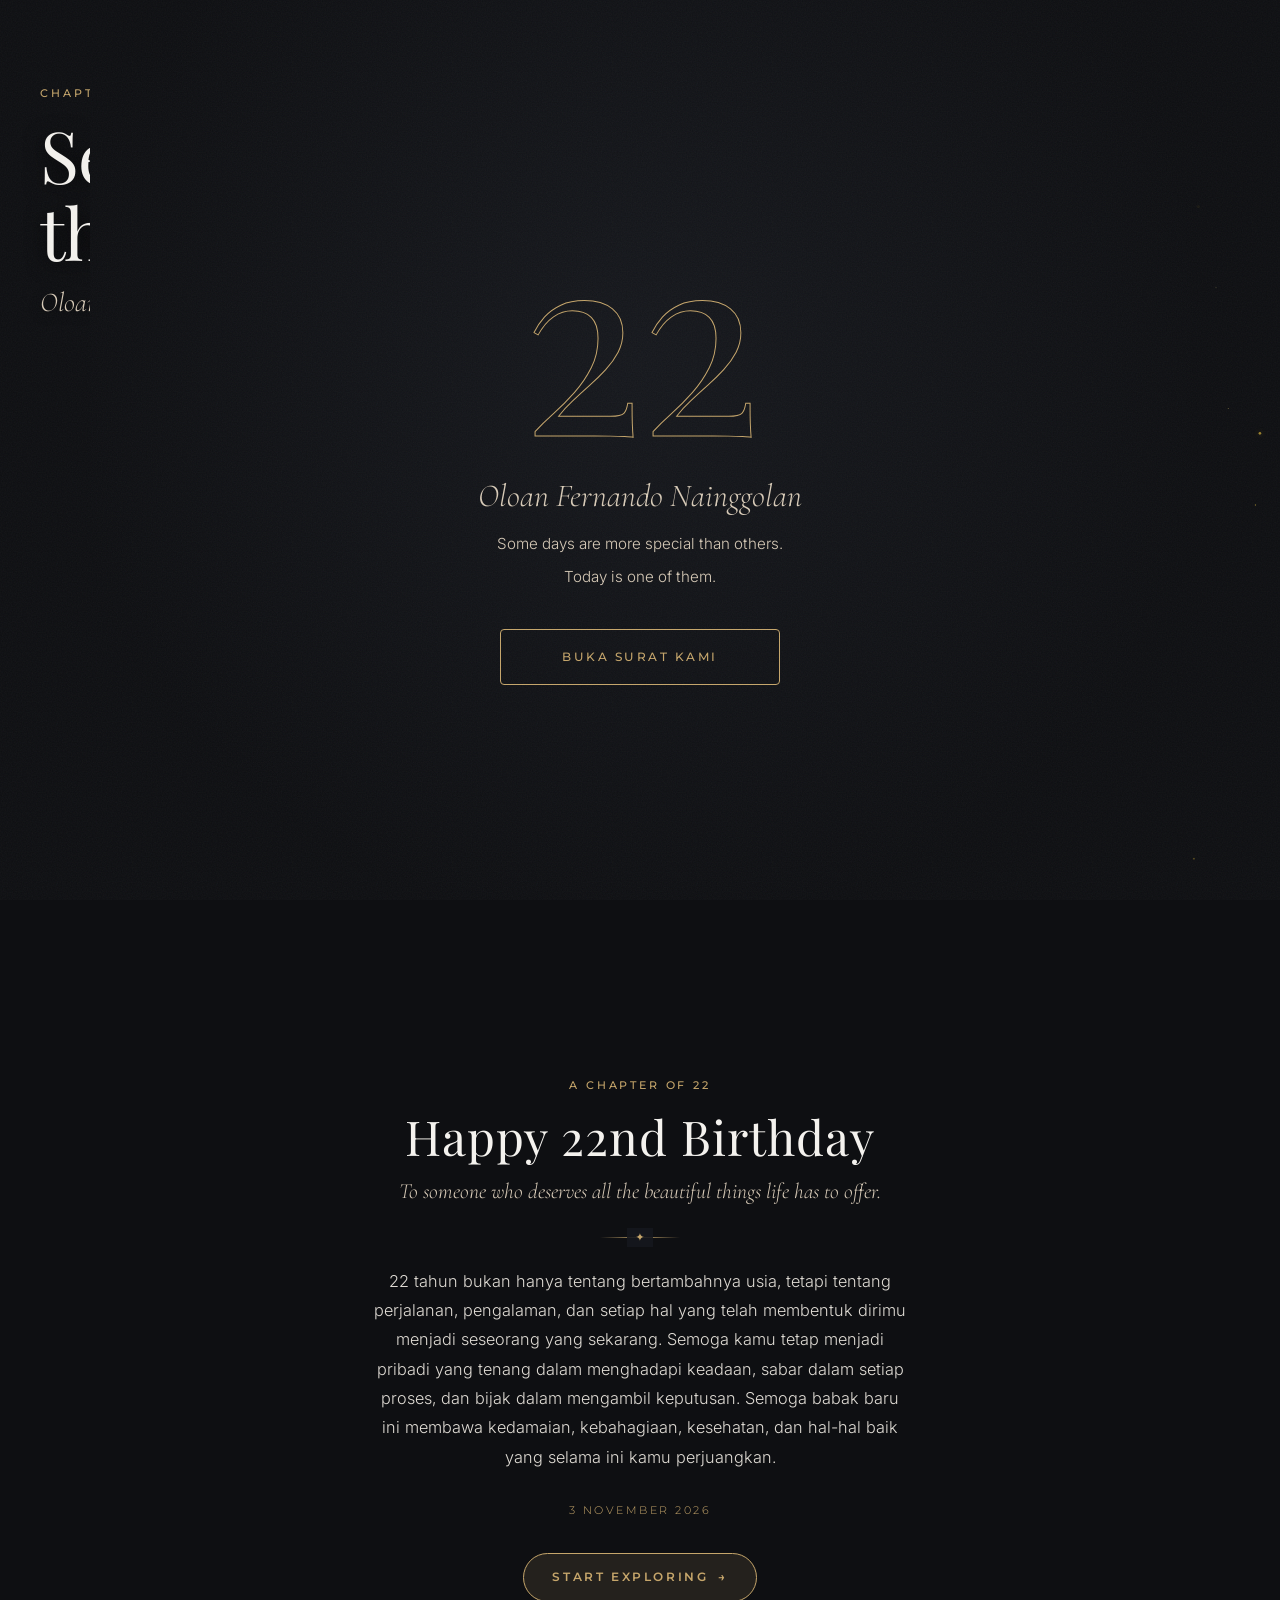
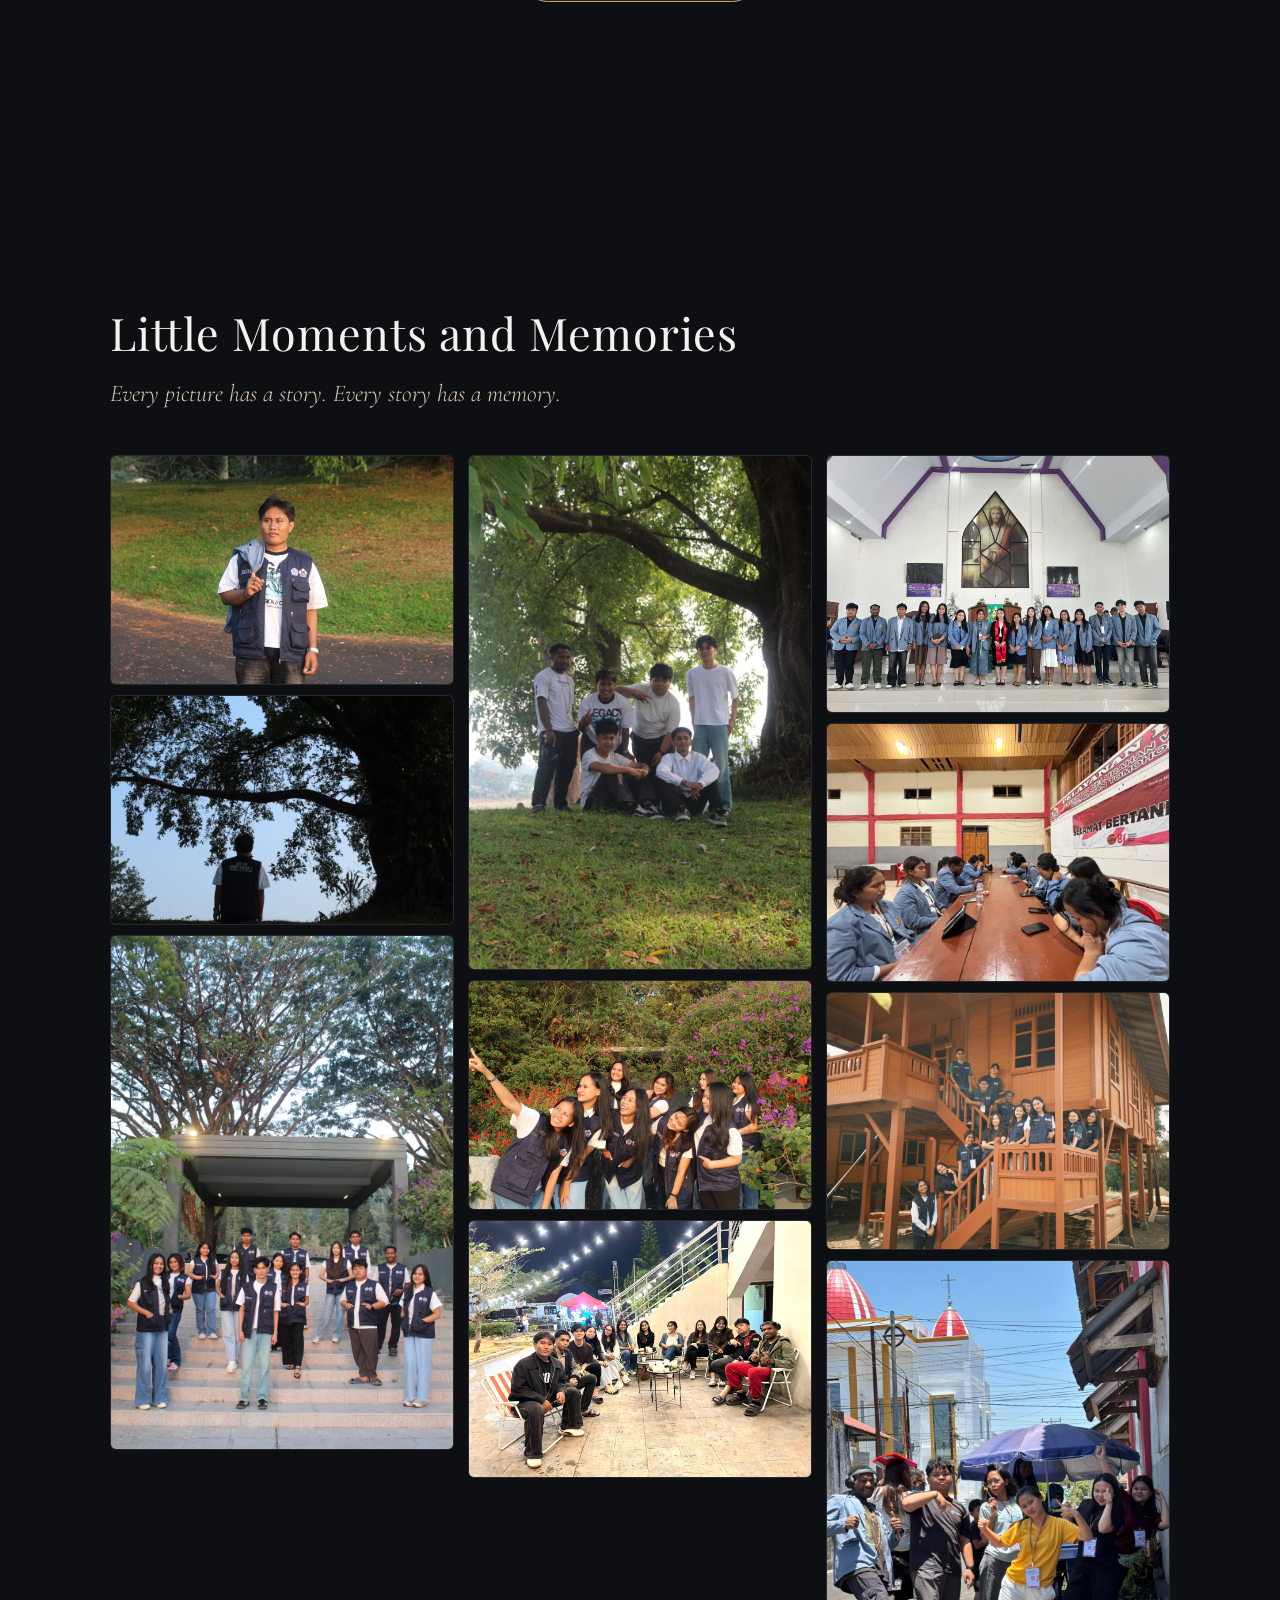
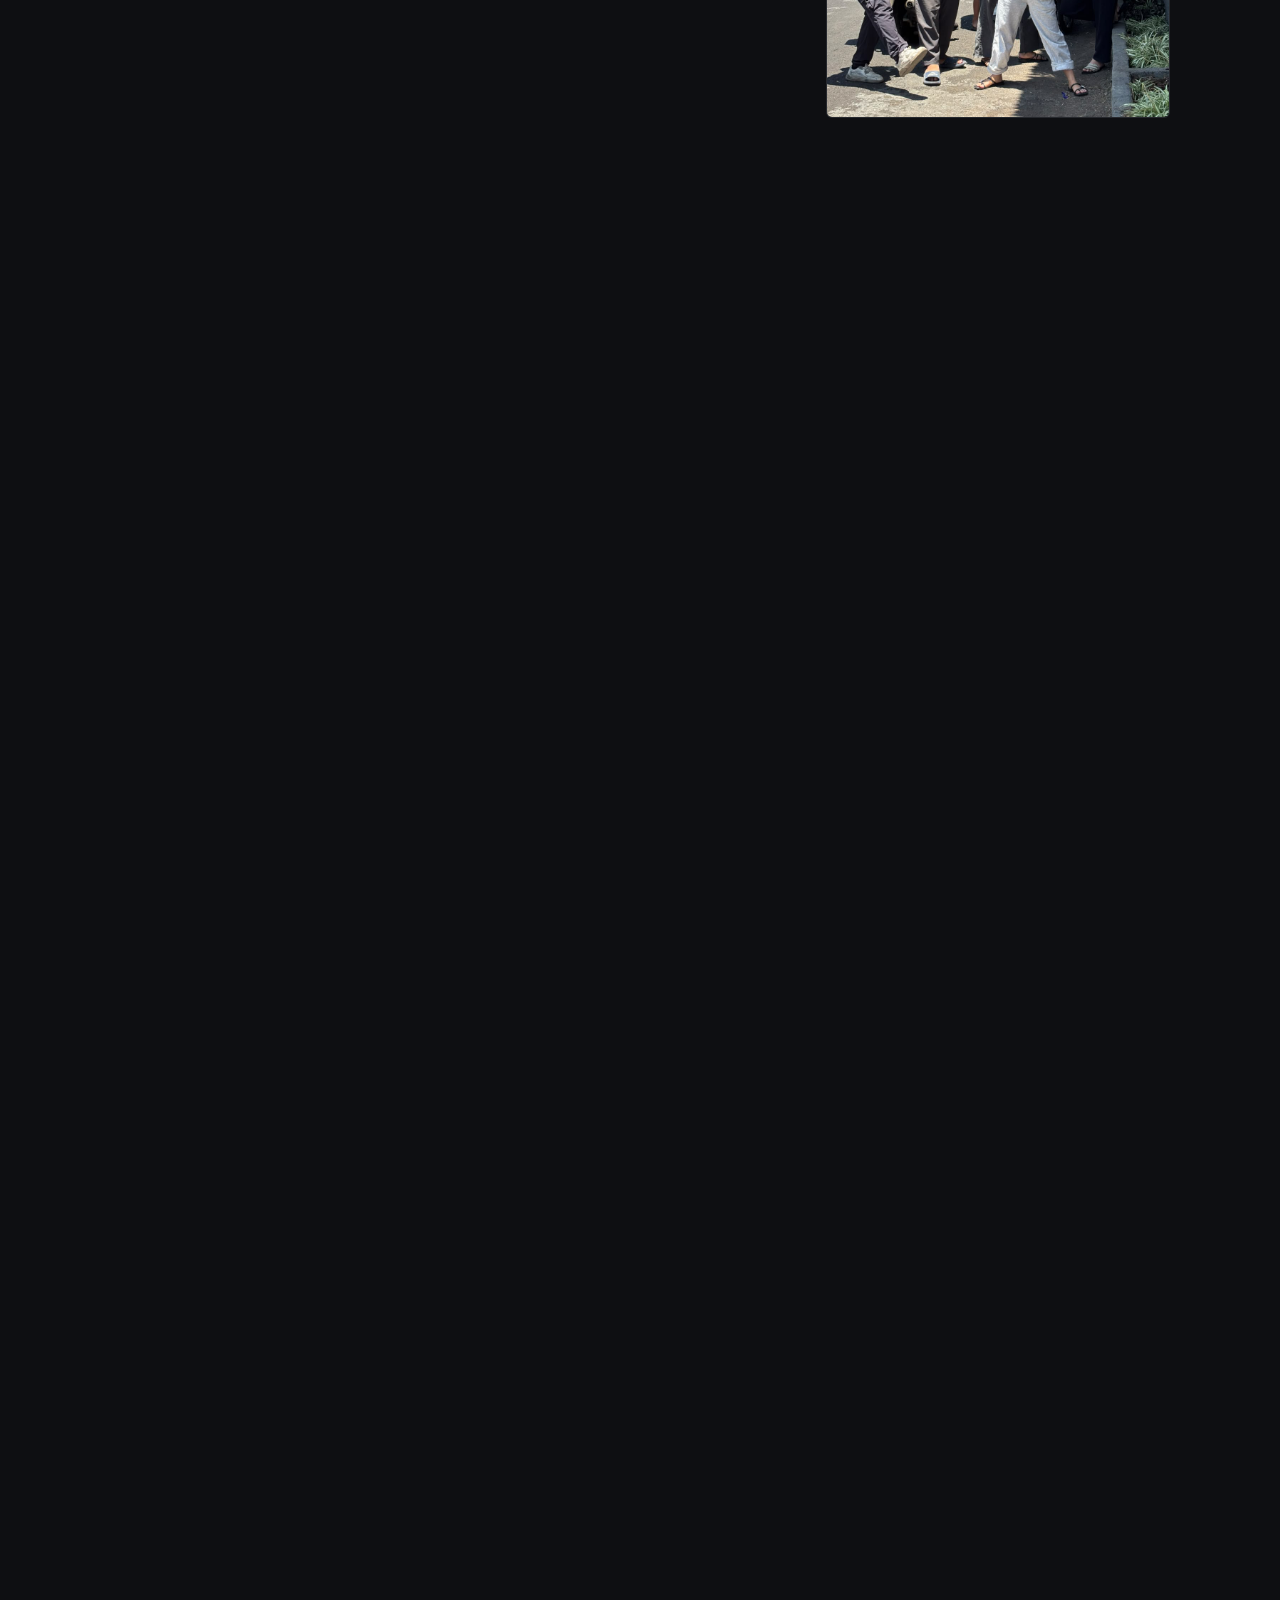
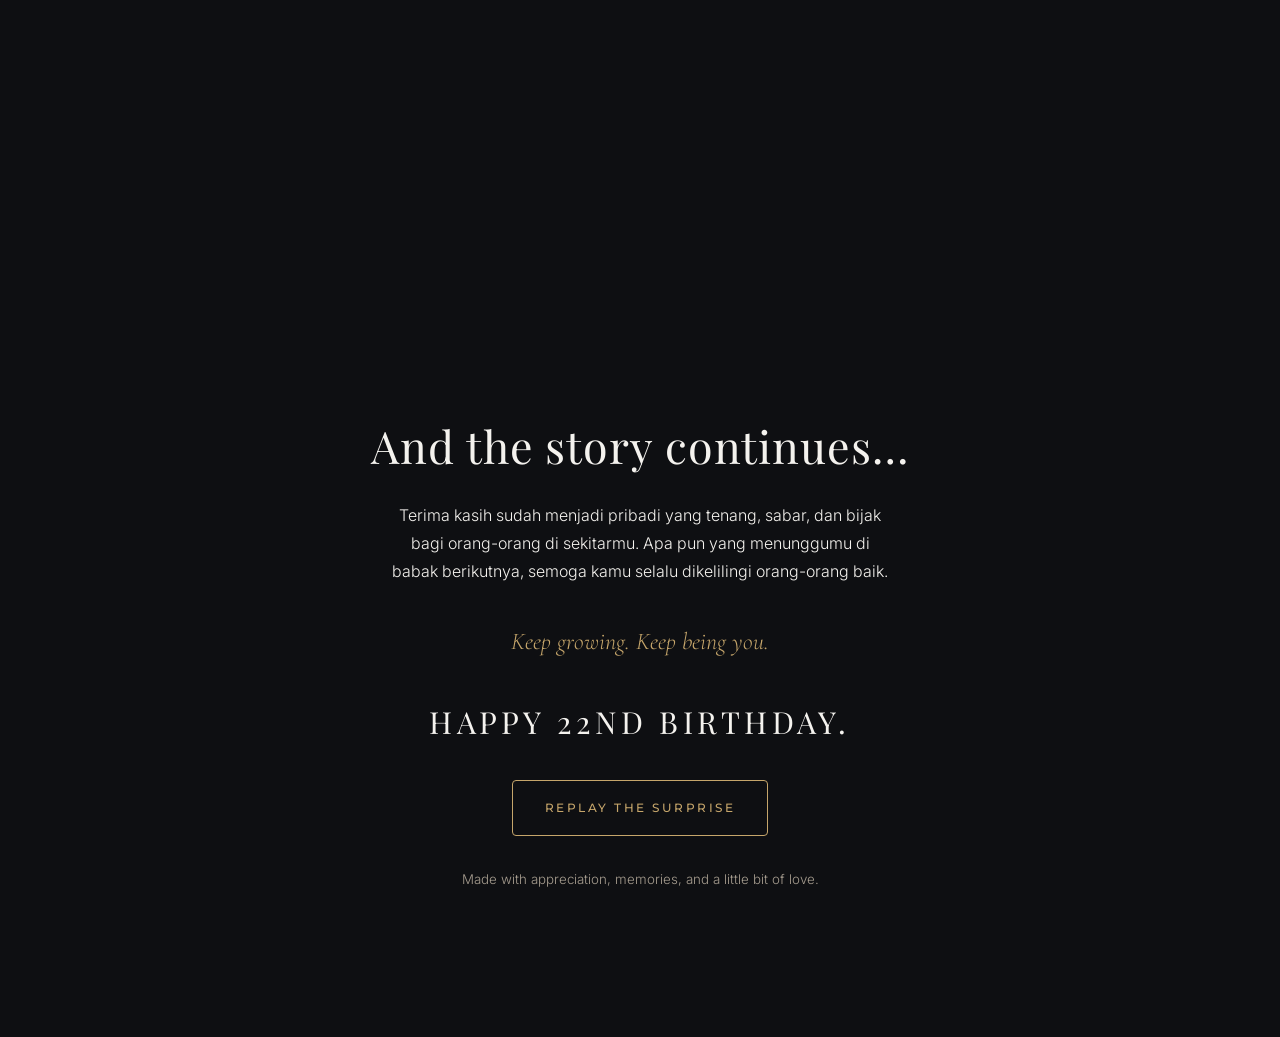
<file: index.html>
<!DOCTYPE html>
<html lang="id">
<head>
<meta charset="utf-8">
<meta name="viewport" content="width=device-width, initial-scale=1, viewport-fit=cover">
<title>A Chapter of 22 — Oloan Fernando Nainggolan</title>
<meta name="color-scheme" content="dark">
<link rel="preconnect" href="https://fonts.googleapis.com">
<link rel="preconnect" href="https://fonts.gstatic.com" crossorigin>
<link href="https://fonts.googleapis.com/css2?family=Cormorant+Garamond:ital,wght@0,400;1,400;1,500&family=Inter:wght@300;400;500&family=Montserrat:wght@400;500;600&family=Playfair+Display:wght@400;500;700&display=swap" rel="stylesheet">
<link rel="stylesheet" href="assets/css/style.css">
</head>
<body class="locked">
<canvas id="bg" aria-hidden="true"></canvas>
<div id="bar"></div>

<section id="opening" aria-label="Pembuka">
  <h1 class="num">22</h1>
  <div class="who" id="op-name"></div>
  <p>Some days are more special than others.</p>
  <p>Today is one of them.</p>
  <button class="btn" id="openBtn">Buka Surat kami</button>
</section>

<header>
  <a href="#hero" class="brand">OLOAN FERNANDO NAINGGOLAN</a>
  <nav aria-label="Navigasi">
    <a href="#greeting">Greeting</a><a href="#gallery">Memories</a><a href="#letters">Letters</a><a href="#closing">Closing</a>
  </nav>
</header>

<div id="music" role="group" aria-label="Pemutar musik">
  <button id="pp" aria-label="Putar musik">▶</button>
  <div class="eq" aria-hidden="true"><i></i><i></i><i></i></div>
  <input id="vol" type="range" min="0" max="1" step="0.05" value="0.6" aria-label="Volume">
  <span id="mstat" aria-live="polite"></span>
</div>

<main>
  <section id="hero" class="hero-section">
    <div class="hero-frame">
      <div class="hero-bg-visual">
        <img id="hero-img" src="assets/images/birthday-person/profile.png" alt="Oloan Fernando Nainggolan">
        <div class="hero-vignette"></div>
      </div>

      <div class="hero-content">
        <div class="hero-left rv">
          <span class="hero-tag">CHAPTER 22 • HOPES </span>
          <h1 class="hero-title">See Beyond and<br>the Years</h1>
          <p class="hero-name" id="h-name"></p>
        </div>
      </div>

      <a href="#greeting" class="hero-scroll rv" aria-label="Scroll ke ucapan ulang tahun">
        <div class="scroll-pill"><span class="scroll-wheel"></span></div>
        <span class="scroll-text">SCROLL DOWN</span>
      </a>
    </div>
  </section>

  <section id="greeting" class="greeting-section">
    <div class="greeting-card rv">
      <span class="greeting-tag">A CHAPTER OF 22</span>
      <h2 class="greeting-title">Happy 22nd Birthday</h2>
      <p class="greeting-sub">To someone who deserves all the beautiful things life has to offer.</p>
      <div class="greeting-divider" aria-hidden="true"><span>✦</span></div>
      <p class="greeting-msg">
        22 tahun bukan hanya tentang bertambahnya usia, tetapi tentang perjalanan, pengalaman, dan setiap hal yang telah membentuk dirimu menjadi seseorang yang sekarang. Semoga kamu tetap menjadi pribadi yang tenang dalam menghadapi keadaan, sabar dalam setiap proses, dan bijak dalam mengambil keputusan. Semoga babak baru ini membawa kedamaian, kebahagiaan, kesehatan, dan hal-hal baik yang selama ini kamu perjuangkan.
      </p>
      <p class="greeting-date" id="h-date"></p>
      <a class="hero-action" href="#gallery">
        <span>START EXPLORING</span>
        <span class="arrow" aria-hidden="true">→</span>
      </a>
    </div>
  </section>

  <section id="gallery">
    <h2 class="rv">Little Moments and Memories</h2>
    <p class="lead rv">Every picture has a story. Every story has a memory.</p>
    <div class="grid" id="grid"></div>
  </section>

  <section id="letters">
    <h2 class="rv" id="letters-title">14 Letters, 14 Wishes</h2>
    <p class="lead rv">A few words from the people who are happy to be part of your story.</p>
    <div class="grid" id="cards"></div>
  </section>

  <section id="closing">
    <h2 class="rv">And the story continues…</h2>
    <p class="rv">Terima kasih sudah menjadi pribadi yang tenang, sabar, dan bijak bagi orang-orang di sekitarmu. Apa pun yang menunggumu di babak berikutnya, semoga kamu selalu dikelilingi orang-orang baik.</p>
    <p class="keep rv">Keep growing. Keep being you.</p>
    <p class="final rv">HAPPY 22ND BIRTHDAY.</p>
    <button class="btn rv" id="replay">Replay the surprise</button>
    <small class="rv">Made with appreciation, memories, and a little bit of love.</small>
  </section>
</main>

<dialog id="lt" aria-label="Surat"></dialog>
<dialog id="lb" aria-label="Foto"></dialog>

<script src="assets/js/data.js"></script>
<script src="assets/js/utils.js"></script>
<script src="assets/js/gallery.js"></script>
<script src="assets/js/messages.js"></script>
<script src="assets/js/music.js"></script>
<script src="assets/js/main.js"></script>
</body>
</html>
</file>
<file: assets/css/style.css>
:root{
  --black:#0e0f12;
  --char:#16181d;
  --slate:#22252c;
  --gold:#C6A66B;
  --gold-glow:rgba(198,166,107,0.25);
  --beige:#D8CBB8;
  --white:#F4F2EE;
  color-scheme:dark;
  --serif:"Playfair Display",Georgia,serif;
  --deco:"Cormorant Garamond",Georgia,serif;
  --sans:"Inter",system-ui,sans-serif;
  --nav:"Montserrat",system-ui,sans-serif;
  box-sizing:border-box;
  -webkit-tap-highlight-color:transparent;
}
*,*::before,*::after{box-sizing:inherit}
html{
  scroll-behavior:smooth;
  scroll-padding-top:calc(env(safe-area-inset-top,0px) + 64px);
  height:100%;
}
body{
  margin:0;
  min-height:100%;
  background:var(--black);
  color:var(--white);
  font-family:var(--sans);
  font-weight:300;
  line-height:1.75;
  overflow-x:hidden;
}
body.locked{overflow:hidden;touch-action:none}
body::after{
  content:"";
  position:fixed;
  inset:0;
  pointer-events:none;
  z-index:90;
  opacity:.05;
  background-image:url("data:image/svg+xml,%3Csvg xmlns='http://www.w3.org/2000/svg' width='160' height='160'%3E%3Cfilter id='n'%3E%3CfeTurbulence type='fractalNoise' baseFrequency='.8' numOctaves='2'/%3E%3C/filter%3E%3Crect width='100%25' height='100%25' filter='url(%23n)'/%3E%3C/svg%3E");
}
button, a{
  font:inherit;
  color:inherit;
  cursor:pointer;
  touch-action:manipulation;
}
:focus-visible{outline:2px solid var(--gold);outline-offset:3px}
img{max-width:100%;display:block}

/* button */
.btn{
  font-family:var(--nav);
  font-weight:500;
  font-size:.78rem;
  letter-spacing:.2em;
  text-transform:uppercase;
  background:transparent;
  color:var(--gold);
  border:1px solid var(--gold);
  padding:1rem 2rem;
  border-radius:4px;
  display:inline-flex;
  align-items:center;
  justify-content:center;
  min-height:48px;
  text-decoration:none;
  transition:background .3s,color .3s,transform .2s;
}
.btn:active{transform:scale(.97)}
.btn:hover{background:var(--gold);color:var(--black)}

#bg{position:fixed;inset:0;width:100%;height:100%;z-index:4;pointer-events:none}

/* opening screen */
#opening{
  position:fixed;
  inset:0;
  z-index:80;
  background:radial-gradient(ellipse at 50% 40%,var(--char),var(--black) 75%);
  display:flex;
  flex-direction:column;
  align-items:center;
  justify-content:center;
  text-align:center;
  padding:calc(env(safe-area-inset-top,0px) + 24px) 20px calc(env(safe-area-inset-bottom,0px) + 24px);
  min-height:100dvh;
  transition:opacity 1.2s ease,transform 1.2s ease,visibility 1.2s;
}
#opening.gone{opacity:0;transform:scale(1.06);visibility:hidden;pointer-events:none}
#opening .num{
  font-family:var(--serif);
  font-weight:400;
  font-size:clamp(6.5rem,28vw,16rem);
  line-height:.9;
  margin:0;
  color:transparent;
  -webkit-text-stroke:1px var(--gold);
  letter-spacing:-.02em;
  animation:rise 2.2s ease both;
}
#opening .who{
  font-family:var(--deco);
  font-style:italic;
  font-size:clamp(1.3rem,4.5vw,2rem);
  color:var(--beige);
  margin:1.4rem 0 .3rem;
  animation:rise 2.2s .4s ease both;
}
#opening p{margin:.2rem 0;color:var(--beige);font-size:.95rem;animation:rise 2.2s .7s ease both}
#opening .btn{
  margin-top:2.2rem;
  width:min(100%,280px);
  animation:rise 2.2s 1.1s ease both;
}
@keyframes rise{from{opacity:0;transform:translateY(14px) scale(.98)}to{opacity:1;transform:none}}

/* chrome */
#bar{position:fixed;top:0;left:0;height:2px;width:0;background:var(--gold);z-index:70}

header{
  position:fixed;
  top:0;
  left:0;
  right:0;
  z-index:60;
  padding:calc(env(safe-area-inset-top,0px) + 12px) 20px 12px;
  display:flex;
  justify-content:space-between;
  align-items:center;
  background:rgba(14,15,18,.82);
  backdrop-filter:blur(14px);
  -webkit-backdrop-filter:blur(14px);
  border-bottom:1px solid rgba(255,255,255,.05);
  opacity:0;
  transition:opacity 1s;
}
body.open header{opacity:1}
header .brand{
  font-family:var(--nav);
  font-weight:700;
  font-size:.85rem;
  letter-spacing:.28em;
  text-transform:uppercase;
  color:var(--white);
  text-decoration:none;
  outline:none;
  transition:color .3s;
}
header .brand:hover{color:var(--gold)}
header nav{display:flex;gap:1.2rem;align-items:center}
header a{
  font-family:var(--nav);
  font-size:.68rem;
  letter-spacing:.16em;
  text-transform:uppercase;
  color:var(--beige);
  text-decoration:none;
  opacity:.85;
  padding:4px;
}
header a:hover{opacity:1;color:var(--gold)}

/* floating music player - mobile optimized */
#music{
  position:fixed;
  right:14px;
  bottom:calc(env(safe-area-inset-bottom,0px) + 14px);
  z-index:75;
  display:flex;
  align-items:center;
  gap:.6rem;
  background:rgba(22,24,29,.9);
  backdrop-filter:blur(10px);
  -webkit-backdrop-filter:blur(10px);
  border:1px solid rgba(198,166,107,.35);
  border-radius:36px;
  padding:.35rem .75rem .35rem .45rem;
  opacity:0;
  pointer-events:none;
  transition:opacity 1s,transform .3s;
  box-shadow:0 8px 24px rgba(0,0,0,.6);
}
body.open #music{opacity:1;pointer-events:auto}
#music button{
  width:34px;
  height:34px;
  border-radius:50%;
  border:1px solid var(--gold);
  background:transparent;
  display:grid;
  place-items:center;
  color:var(--gold);
  flex-shrink:0;
}
.eq{display:flex;gap:2px;align-items:flex-end;height:14px}
.eq i{width:3px;height:4px;background:var(--gold);border-radius:1px}
#music.on .eq i{animation:eq 1s ease-in-out infinite}
#music.on .eq i:nth-child(2){animation-delay:.25s}
#music.on .eq i:nth-child(3){animation-delay:.5s}
@keyframes eq{0%,100%{height:4px}50%{height:14px}}
#vol{width:60px;accent-color:var(--gold)}
#mstat{font-size:.65rem;color:var(--beige);max-width:8rem;line-height:1.2}

/* sections */
main{position:relative;z-index:2}
section{
  padding:clamp(4.5rem,10vw,8rem) 1.25rem;
  max-width:1100px;
  margin:0 auto;
}
h2{
  font-family:var(--serif);
  font-weight:400;
  font-size:clamp(1.8rem,5vw,2.8rem);
  line-height:1.2;
  margin:0 0 .8rem;
  letter-spacing:.02em;
}
.lead{
  font-family:var(--deco);
  font-style:italic;
  font-size:clamp(1.1rem,3vw,1.5rem);
  color:var(--beige);
  margin:0 0 2.5rem;
}
.rv{opacity:0;transform:translateY(16px);transition:opacity 1s ease,transform 1s ease}
.rv.in{opacity:1;transform:none}

/* HERO SECTION - SEAMLESS, BORDERLESS & MOBILE-FOCUSED */
#hero.hero-section{
  height:100dvh;
  min-height:100dvh;
  max-height:100dvh;
  width:100%;
  max-width:100%;
  padding:0;
  margin:0;
  display:flex;
  align-items:center;
  justify-content:center;
  position:relative;
  overflow:hidden;
  background:var(--black);
}
.hero-frame{
  position:relative;
  width:100%;
  height:100%;
  display:flex;
  flex-direction:column;
  justify-content:space-between;
  align-items:center;
  padding:calc(env(safe-area-inset-top,0px) + 75px) 1.5rem calc(env(safe-area-inset-bottom,0px) + 20px);
  /* no borders or frames */
  border:none;
  outline:none;
  box-shadow:none;
  background:transparent;
}

/* seamless background visual */
.hero-bg-visual{
  position:absolute;
  inset:0;
  z-index:1;
  display:flex;
  align-items:center;
  justify-content:center;
  pointer-events:none;
  overflow:hidden;
  background:transparent;
}
.hero-bg-visual img{
  height:88vh;
  max-height:780px;
  width:auto;
  max-width:min(90vw,660px);
  object-fit:contain;
  mix-blend-mode:screen;
  /* contrast to eliminate any background noise/smoke into pure black */
  filter:brightness(.85) contrast(1.22) saturate(.94);
  /* feather mask to dissolve bottom past mid-neck */
  -webkit-mask-image:radial-gradient(ellipse 50% 50% at 50% 44%, #000 38%, rgba(0,0,0,.9) 60%, rgba(0,0,0,.22) 80%, transparent 94%);
  mask-image:radial-gradient(ellipse 50% 50% at 50% 44%, #000 38%, rgba(0,0,0,.9) 60%, rgba(0,0,0,.22) 80%, transparent 94%);
  transform:translateZ(0);
}
.hero-vignette{
  display:none;
}

/* hero typography */
.hero-content{
  position:relative;
  z-index:5;
  width:100%;
  max-width:1200px;
  margin-top:1vh;
  pointer-events:none;
}
.hero-left{
  pointer-events:auto;
  text-align:left;
  max-width:32rem;
}
.hero-tag{
  display:block;
  font-family:var(--nav);
  font-size:.7rem;
  font-weight:500;
  letter-spacing:.26em;
  color:var(--gold);
  text-transform:uppercase;
  margin-bottom:.8rem;
}
.hero-title{
  font-family:var(--serif);
  font-size:clamp(2.4rem,6vw,4.5rem);
  font-weight:400;
  line-height:1.06;
  color:var(--white);
  margin:0 0 .6rem;
  letter-spacing:-.01em;
  text-shadow:0 3px 20px rgba(0,0,0,.95);
}
.hero-name{
  font-family:var(--deco);
  font-style:italic;
  font-size:clamp(1.25rem,2.6vw,1.7rem);
  color:var(--beige);
  margin:0;
  text-shadow:0 2px 12px rgba(0,0,0,.9);
}

/* scroll down indicator */
.hero-scroll{
  position:relative;
  margin:0 auto;
  z-index:10;
  display:flex;
  flex-direction:column;
  align-items:center;
  gap:6px;
  text-decoration:none;
  color:var(--beige);
  opacity:.85;
  padding:8px;
  touch-action:manipulation;
  transition:opacity .3s,transform .3s;
}
.hero-scroll:hover{opacity:1;transform:translateY(-2px)}
.scroll-pill{
  width:18px;
  height:30px;
  border:1.5px solid rgba(198,166,107,.7);
  border-radius:15px;
  position:relative;
  display:flex;
  justify-content:center;
}
.scroll-wheel{
  width:2px;
  height:5px;
  background:var(--gold);
  border-radius:1px;
  position:absolute;
  top:5px;
  animation:scrollBounce 2s cubic-bezier(.65,0,.35,1) infinite;
}
@keyframes scrollBounce{
  0%{transform:translateY(0);opacity:1}
  50%{transform:translateY(10px);opacity:0}
  51%{transform:translateY(0);opacity:0}
  100%{transform:translateY(0);opacity:1}
}
.scroll-text{
  font-family:var(--nav);
  font-size:.58rem;
  letter-spacing:.25em;
  color:var(--beige);
  text-transform:uppercase;
}

/* GREETING SECTION (PURE TYPOGRAPHY, ZERO BORDERS OR SOLID CARDS) */
.greeting-section{
  min-height:90dvh;
  display:flex;
  align-items:center;
  justify-content:center;
  padding:clamp(5rem,10vw,8rem) 1.25rem;
  position:relative;
  background:transparent;
}
.greeting-card{
  width:100%;
  max-width:700px;
  text-align:center;
  background:transparent;
  border:none;
  box-shadow:none;
  backdrop-filter:none;
  -webkit-backdrop-filter:none;
  padding:clamp(1.5rem,4vw,3rem) 1rem;
  position:relative;
}
.greeting-tag{
  font-family:var(--nav);
  font-size:.68rem;
  letter-spacing:.26em;
  color:var(--gold);
  text-transform:uppercase;
  display:block;
  margin-bottom:.8rem;
  font-weight:500;
}
.greeting-title{
  font-family:var(--serif);
  font-size:clamp(1.9rem,5.2vw,3rem);
  font-weight:400;
  margin:0 0 .5rem;
  color:var(--white);
  line-height:1.2;
}
.greeting-sub{
  font-family:var(--deco);
  font-style:italic;
  font-size:clamp(1.05rem,2.8vw,1.35rem);
  color:var(--beige);
  margin:0 0 1.6rem;
}
.greeting-divider{
  display:flex;
  align-items:center;
  justify-content:center;
  margin:0 auto 1.8rem;
  width:80px;
  height:1px;
  background:linear-gradient(to right, transparent, var(--gold), transparent);
  position:relative;
}
.greeting-divider span{
  color:var(--gold);
  font-size:.7rem;
  background:rgba(22,24,29,.9);
  padding:0 8px;
}
.greeting-msg{
  font-family:var(--sans);
  font-size:clamp(.92rem,2.4vw,1.02rem);
  line-height:1.8;
  color:#dfdbd4;
  max-width:54ch;
  margin:0 auto 1.8rem;
  font-weight:300;
}
.greeting-date{
  font-family:var(--nav);
  font-size:.7rem;
  letter-spacing:.22em;
  color:var(--gold);
  margin:0 0 2rem;
  text-transform:uppercase;
}
.hero-action{
  font-family:var(--nav);
  font-weight:600;
  font-size:.74rem;
  letter-spacing:.22em;
  color:var(--gold);
  text-decoration:none;
  display:inline-flex;
  align-items:center;
  gap:.6rem;
  padding:.85rem 1.8rem;
  background:rgba(198,166,107,.12);
  border:1px solid var(--gold);
  border-radius:30px;
  min-height:46px;
  touch-action:manipulation;
  transition:all .3s ease;
}
.hero-action:active{transform:scale(.97);background:var(--gold);color:var(--black)}
.hero-action:hover{
  background:var(--gold);
  color:var(--black);
  gap:.85rem;
}
.hero-action .arrow{transition:transform .3s ease}
.hero-action:hover .arrow{transform:translateX(3px)}

/* GALLERY - MOBILE OPTIMIZED (2 COLUMNS) */
#gallery .grid{
  columns:2;
  column-gap:10px;
}
@media(min-width:768px){
  #gallery .grid{columns:3;column-gap:14px}
}
.tile{
  display:block;
  width:100%;
  margin:0 0 10px;
  padding:0;
  border:1px solid rgba(255,255,255,.07);
  background:var(--char);
  border-radius:6px;
  overflow:hidden;
  break-inside:avoid;
  position:relative;
  text-align:left;
  touch-action:manipulation;
}
.tile .ph{aspect-ratio:var(--r,4/5)}
.tile img{width:100%;height:auto}
.tile .cap{
  position:absolute;
  left:0;
  right:0;
  bottom:0;
  padding:1.6rem .8rem .6rem;
  background:linear-gradient(transparent,rgba(14,15,18,.92));
  font-family:var(--deco);
  font-style:italic;
  font-size:.95rem;
  color:var(--white);
  opacity:0;
  transition:opacity .35s;
}
.tile:hover .cap, .tile:focus-visible .cap{opacity:1}
@media(hover:none){.tile .cap{opacity:1}}

/* LETTERS - MOBILE OPTIMIZED (2 COLUMNS ON PHONES) */
#letters .grid{
  display:grid;
  gap:12px;
  grid-template-columns:repeat(auto-fill,minmax(145px,1fr));
}
@media(min-width:768px){
  #letters .grid{
    grid-template-columns:repeat(auto-fill,minmax(220px,1fr));
    gap:16px;
  }
}
.card{
  background:var(--char);
  border:1px solid rgba(255,255,255,.07);
  border-radius:8px;
  padding:1.2rem .8rem 1rem;
  text-align:center;
  display:flex;
  flex-direction:column;
  align-items:center;
  gap:.35rem;
  transition:border-color .3s,transform .3s;
}
.card:hover{border-color:rgba(198,166,107,.6);transform:translateY(-3px)}
.card:active{transform:scale(.98)}
.card .no{font-family:var(--deco);font-size:.95rem;color:var(--gold);align-self:flex-start}
.av{
  width:64px;
  height:64px;
  border-radius:50%;
  overflow:hidden;
  border:1px solid var(--gold);
  background:var(--slate);
  display:grid;
  place-items:center;
  font-family:var(--serif);
  color:var(--gold);
  font-size:1.25rem;
  flex:none;
}
@media(min-width:768px){
  .av{width:80px;height:80px;font-size:1.5rem}
}
.av img{width:100%;height:100%;object-fit:cover}
.card h3{font-family:var(--serif);font-weight:500;font-size:1rem;margin:.4rem 0 0}
.card .rel{font-size:.78rem;color:var(--beige);margin:0 0 .6rem}
.card .btn{
  padding:.55rem .9rem;
  font-size:.62rem;
  margin-top:auto;
  min-height:38px;
  width:100%;
  border-radius:3px;
}

/* CLOSING */
#closing{
  text-align:center;
  min-height:85dvh;
  display:flex;
  flex-direction:column;
  align-items:center;
  justify-content:center;
}
#closing p{max-width:50ch}
#closing .keep{font-family:var(--deco);font-style:italic;font-size:1.5rem;color:var(--gold);margin:1.2rem 0}
#closing .final{font-family:var(--serif);letter-spacing:.14em;font-size:clamp(1.2rem,4vw,1.9rem);margin:.8rem 0 2rem}
#closing small{display:block;color:var(--beige);opacity:.75;margin-top:2rem}

/* MODALS - MOBILE COMFORT */
dialog{
  border:1px solid rgba(198,166,107,.45);
  background:var(--char);
  color:var(--white);
  padding:0;
  border-radius:12px;
  max-width:min(640px,94vw);
  width:100%;
  max-height:88dvh;
  overflow:auto;
  -webkit-overflow-scrolling:touch;
}
dialog::backdrop{background:rgba(8,8,10,.88)}
dialog[open]{animation:pop .35s ease}
@keyframes pop{from{opacity:0;transform:scale(.97)}}
.mx{position:absolute;top:10px;right:10px}
.ib{
  width:44px;
  height:44px;
  border-radius:50%;
  border:1px solid rgba(198,166,107,.5);
  background:var(--black);
  color:var(--gold);
  font-size:1.2rem;
  display:grid;
  place-items:center;
  touch-action:manipulation;
}
.ib:active{transform:scale(.94)}
.ib:hover{background:var(--gold);color:var(--black)}
.lt{padding:2.8rem clamp(1.2rem,5vw,2.6rem) 1.4rem;text-align:center}
.lt .av{width:90px;height:90px;margin:0 auto 1rem;font-size:1.8rem}
.lt h3{font-family:var(--serif);font-weight:500;margin:.2rem 0;font-size:1.35rem}
.lt .rel{color:var(--gold);font-family:var(--deco);font-style:italic;font-size:1.15rem;margin:0 0 1.4rem}
.lt .body{text-align:left;white-space:pre-line;font-size:.95rem;max-width:54ch;margin:0 auto;line-height:1.7}
.nv{display:flex;justify-content:space-between;align-items:center;padding:.9rem 1rem 1.2rem;font-family:var(--nav);font-size:.68rem;letter-spacing:.14em;color:var(--beige)}
#lb{background:transparent;border:0;max-width:96vw;overflow:visible}
#lb figure{margin:0;text-align:center}
#lb img,#lb .ph{max-height:72dvh;max-width:92vw;margin:0 auto;border-radius:6px}
#lb .ph{width:min(80vw,420px);aspect-ratio:4/5}
#lb figcaption{font-family:var(--deco);font-style:italic;font-size:1.15rem;color:var(--beige);margin-top:.8rem}
#lb .nv{justify-content:center;gap:1.4rem}

/* MOBILE-FIRST FINE-TUNING (< 768px) */
@media(max-width:767px){
  header{padding:calc(env(safe-area-inset-top,0px) + 8px) 16px 8px}
  header nav{gap:.65rem}
  header a{font-size:.6rem;letter-spacing:.1em;padding:4px 2px}
  header .brand{font-size:.78rem;letter-spacing:.2em}
  
  /* Music player on mobile: ultra compact pill */
  #vol{display:none}
  #mstat{display:none}
  #music{
    padding:.3rem .6rem .3rem .3rem;
    gap:.4rem;
    bottom:calc(env(safe-area-inset-bottom,0px) + 10px);
    right:10px;
  }
  #music button{width:32px;height:32px;font-size:.8rem}

  /* Hero section on mobile - face is 100% visible and unblocked */
  .hero-frame{
    padding:calc(env(safe-area-inset-top,0px) + 65px) 1.25rem calc(env(safe-area-inset-bottom,0px) + 14px);
  }
  .hero-bg-visual img{
    height:auto;
    max-height:54dvh;
    width:min(90vw,420px);
    object-fit:contain;
    margin-top:14px;
    mix-blend-mode:screen;
    filter:brightness(.82) contrast(1.2) saturate(.94);
    -webkit-mask-image:radial-gradient(ellipse 50% 50% at 50% 44%, #000 36%, rgba(0,0,0,.9) 60%, rgba(0,0,0,.22) 80%, transparent 94%);
    mask-image:radial-gradient(ellipse 50% 50% at 50% 44%, #000 36%, rgba(0,0,0,.9) 60%, rgba(0,0,0,.22) 80%, transparent 94%);
  }
  .hero-content{
    margin-top:0;
    padding-top:4px;
  }
  .hero-left{text-align:center;margin:0 auto}
  .hero-tag{margin-bottom:.4rem;font-size:.65rem;letter-spacing:.22em}
  .hero-title{font-size:clamp(1.9rem,8vw,2.7rem);line-height:1.1;margin:0 0 .35rem}
  .hero-name{font-size:1.15rem;margin:0}
  .hero-scroll{bottom:0}

  /* Greeting card on mobile - pure typography, completely borderless */
  .greeting-section{
    min-height:85dvh;
    padding:clamp(3.5rem,8vw,5.5rem) 1.25rem;
  }
  .greeting-card{
    padding:1rem 0;
    background:transparent;
    border:none;
    box-shadow:none;
  }
  .greeting-title{font-size:1.9rem}
  .greeting-sub{font-size:1.05rem;margin-bottom:1.2rem}
  .greeting-msg{font-size:.95rem;line-height:1.8;margin-bottom:1.8rem}
  .hero-action{padding:.9rem 2.2rem;font-size:.74rem}
}

@media(prefers-reduced-motion:reduce){
  *,*::before,*::after{animation:none!important;transition:none!important}
  html{scroll-behavior:auto}
  .rv{opacity:1;transform:none}
}
</file>
